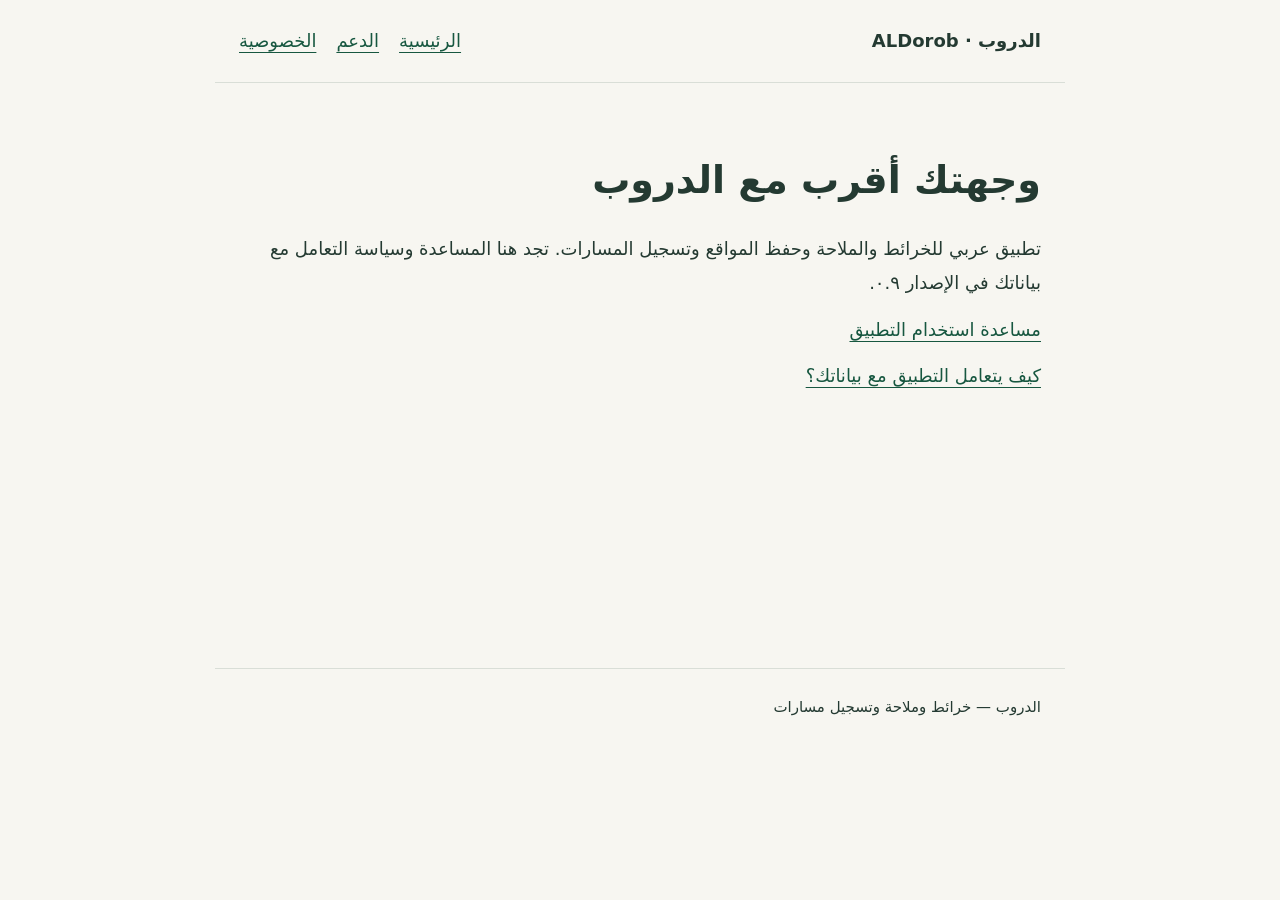
<file: index.html>
<!doctype html><html lang="ar" dir="rtl"><head><meta charset="utf-8"><meta name="viewport" content="width=device-width,initial-scale=1"><title>الدروب — الدعم والخصوصية</title><link rel="icon" href="./favicon.svg"><link rel="stylesheet" href="./style.css"></head><body><header><strong>الدروب · ALDorob</strong><nav aria-label="التنقل"><a href="./index.html">الرئيسية</a><a href="./support.html">الدعم</a><a href="./privacy.html">الخصوصية</a></nav></header><main><h1>وجهتك أقرب مع الدروب</h1><p>تطبيق عربي للخرائط والملاحة وحفظ المواقع وتسجيل المسارات. تجد هنا المساعدة وسياسة التعامل مع بياناتك في الإصدار ٠.٩.</p><p><a href="./support.html">مساعدة استخدام التطبيق</a></p><p><a href="./privacy.html">كيف يتعامل التطبيق مع بياناتك؟</a></p></main><footer>الدروب — خرائط وملاحة وتسجيل مسارات</footer></body></html>
</file>
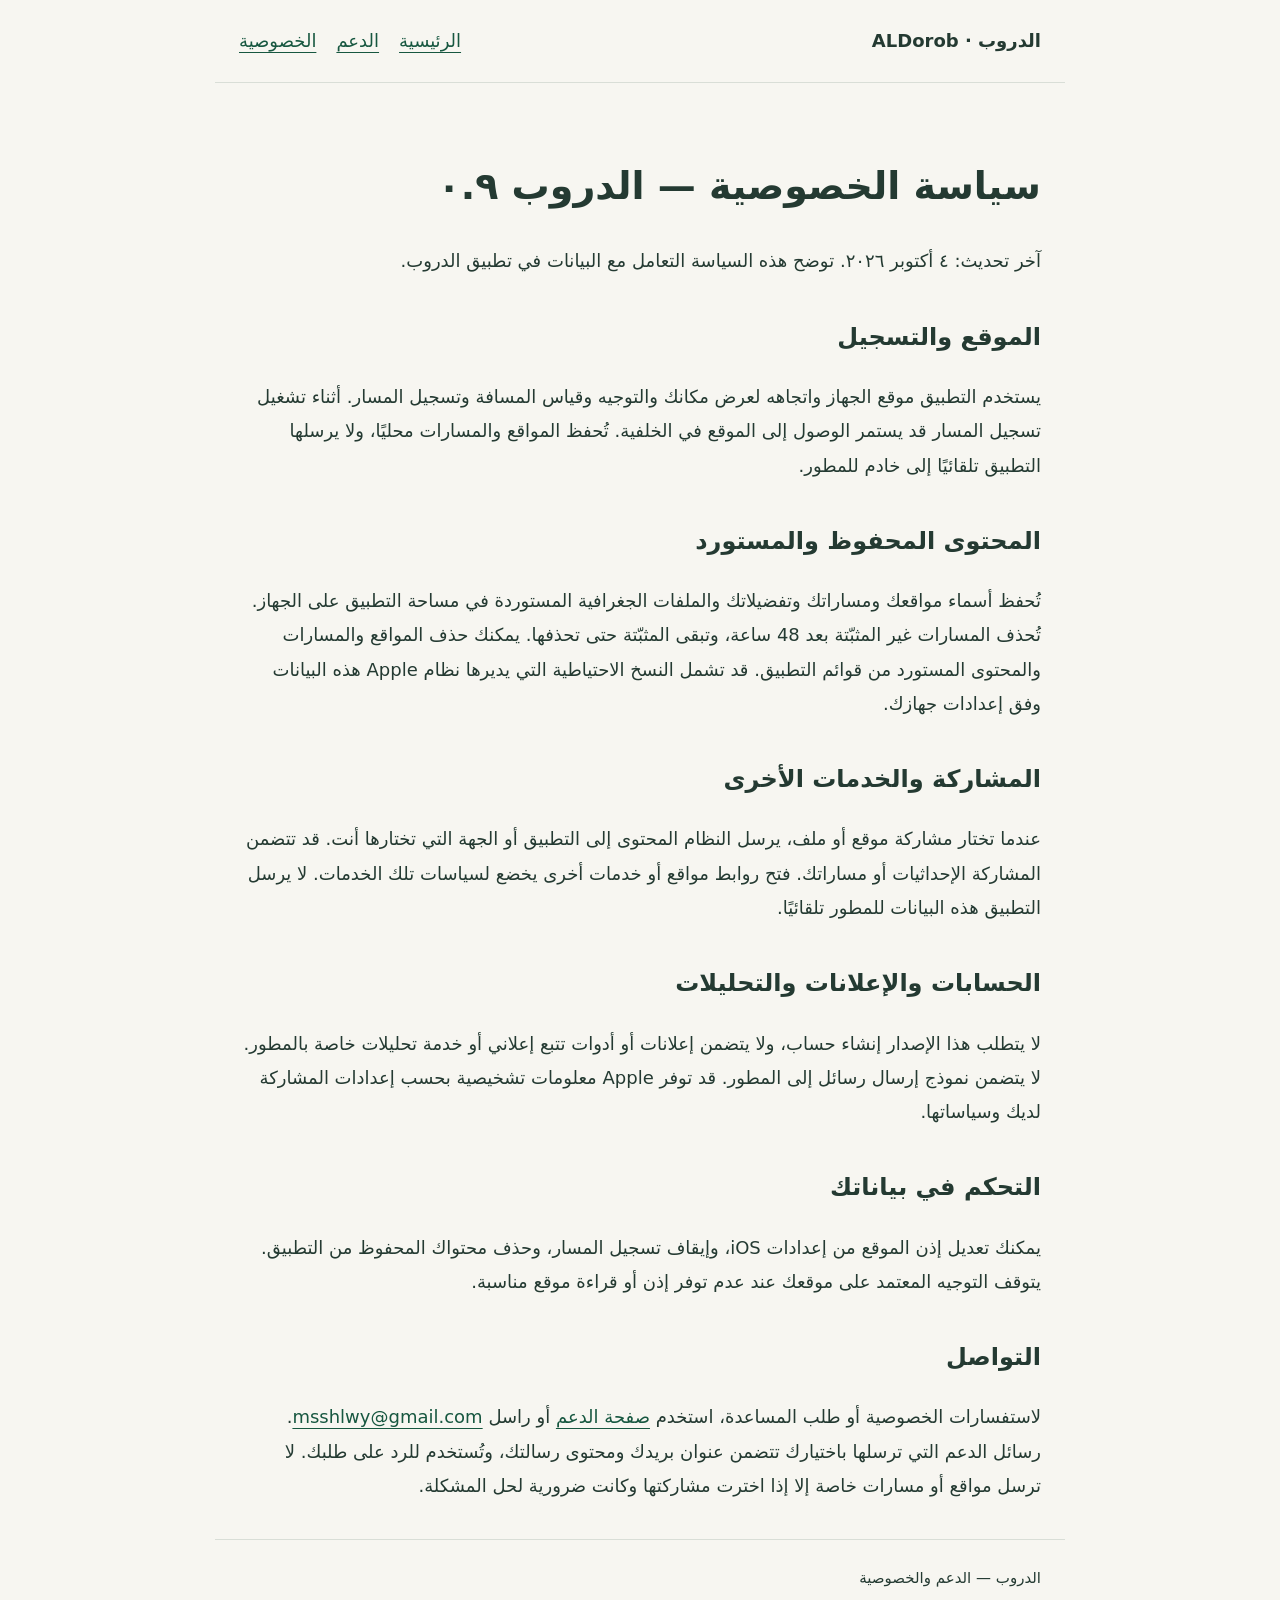
<file: privacy.html>
<!doctype html><html lang="ar" dir="rtl"><meta charset="utf-8"><meta name="viewport" content="width=device-width,initial-scale=1"><title>سياسة الخصوصية — الدروب</title><link rel="icon" href="./favicon.svg"><link rel="stylesheet" href="./style.css"><body><header><strong>الدروب · ALDorob</strong><nav aria-label="التنقل"><a href="./index.html">الرئيسية</a><a href="./support.html">الدعم</a><a href="./privacy.html">الخصوصية</a></nav></header><main><section><h1>سياسة الخصوصية — الدروب ٠.٩</h1><p>آخر تحديث: ٤ أكتوبر ٢٠٢٦. توضح هذه السياسة التعامل مع البيانات في تطبيق الدروب.</p></section><section><h2>الموقع والتسجيل</h2><p>يستخدم التطبيق موقع الجهاز واتجاهه لعرض مكانك والتوجيه وقياس المسافة وتسجيل المسار. أثناء تشغيل تسجيل المسار قد يستمر الوصول إلى الموقع في الخلفية. تُحفظ المواقع والمسارات محليًا، ولا يرسلها التطبيق تلقائيًا إلى خادم للمطور.</p></section><section><h2>المحتوى المحفوظ والمستورد</h2><p>تُحفظ أسماء مواقعك ومساراتك وتفضيلاتك والملفات الجغرافية المستوردة في مساحة التطبيق على الجهاز. تُحذف المسارات غير المثبّتة بعد 48 ساعة، وتبقى المثبّتة حتى تحذفها. يمكنك حذف المواقع والمسارات والمحتوى المستورد من قوائم التطبيق. قد تشمل النسخ الاحتياطية التي يديرها نظام Apple هذه البيانات وفق إعدادات جهازك.</p></section><section><h2>المشاركة والخدمات الأخرى</h2><p>عندما تختار مشاركة موقع أو ملف، يرسل النظام المحتوى إلى التطبيق أو الجهة التي تختارها أنت. قد تتضمن المشاركة الإحداثيات أو مساراتك. فتح روابط مواقع أو خدمات أخرى يخضع لسياسات تلك الخدمات. لا يرسل التطبيق هذه البيانات للمطور تلقائيًا.</p></section><section><h2>الحسابات والإعلانات والتحليلات</h2><p>لا يتطلب هذا الإصدار إنشاء حساب، ولا يتضمن إعلانات أو أدوات تتبع إعلاني أو خدمة تحليلات خاصة بالمطور. لا يتضمن نموذج إرسال رسائل إلى المطور. قد توفر Apple معلومات تشخيصية بحسب إعدادات المشاركة لديك وسياساتها.</p></section><section><h2>التحكم في بياناتك</h2><p>يمكنك تعديل إذن الموقع من إعدادات iOS، وإيقاف تسجيل المسار، وحذف محتواك المحفوظ من التطبيق. يتوقف التوجيه المعتمد على موقعك عند عدم توفر إذن أو قراءة موقع مناسبة.</p></section><section><h2>التواصل</h2><p>لاستفسارات الخصوصية أو طلب المساعدة، استخدم <a href="./support.html">صفحة الدعم</a> أو راسل <a dir="ltr" href="mailto:msshlwy@gmail.com">msshlwy@gmail.com</a>. رسائل الدعم التي ترسلها باختيارك تتضمن عنوان بريدك ومحتوى رسالتك، وتُستخدم للرد على طلبك. لا ترسل مواقع أو مسارات خاصة إلا إذا اخترت مشاركتها وكانت ضرورية لحل المشكلة.</p></section></main><footer>الدروب — الدعم والخصوصية</footer></body></html>
</file>
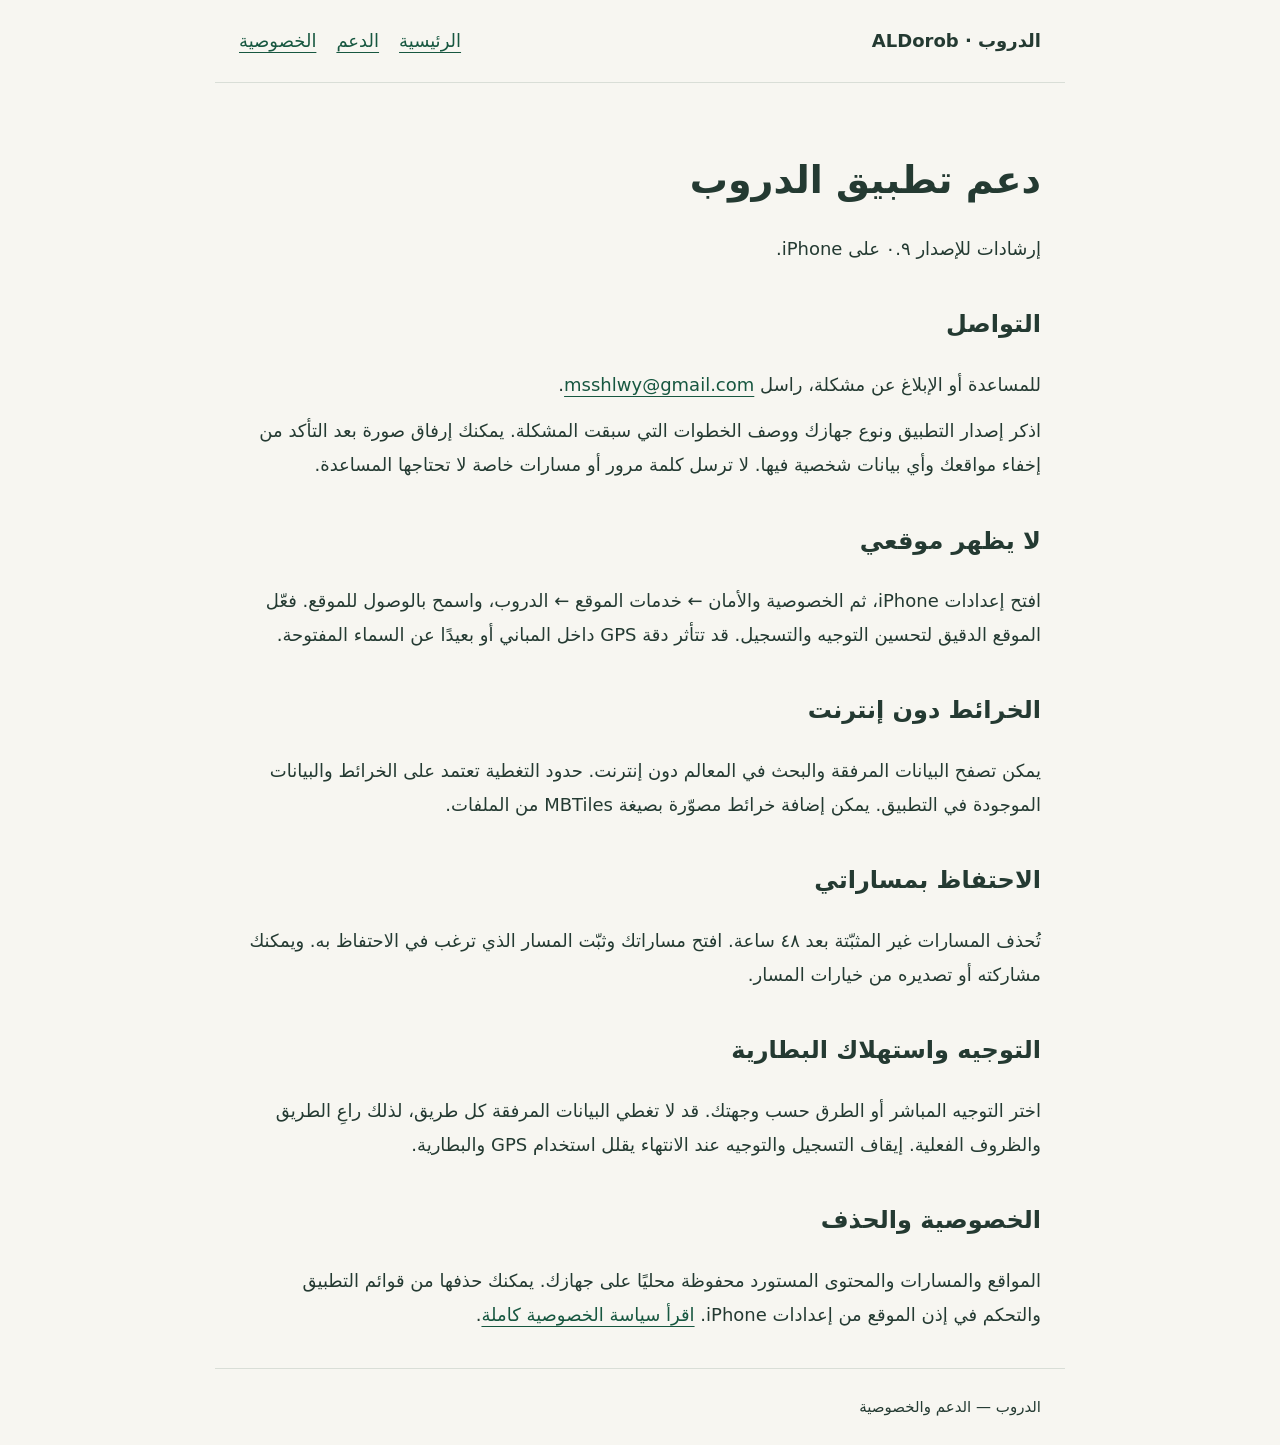
<file: support.html>
<!doctype html><html lang="ar" dir="rtl"><head><meta charset="utf-8"><meta name="viewport" content="width=device-width,initial-scale=1"><title>الدعم — الدروب</title><link rel="icon" href="./favicon.svg"><link rel="stylesheet" href="./style.css"></head><body><header><strong>الدروب · ALDorob</strong><nav aria-label="التنقل"><a href="./index.html">الرئيسية</a><a href="./support.html">الدعم</a><a href="./privacy.html">الخصوصية</a></nav></header><main><h1>دعم تطبيق الدروب</h1><p>إرشادات للإصدار ٠.٩ على iPhone.</p><h2>التواصل</h2><p>للمساعدة أو الإبلاغ عن مشكلة، راسل <a dir="ltr" href="mailto:msshlwy@gmail.com?subject=ALDorob%20Support">msshlwy@gmail.com</a>.</p><p>اذكر إصدار التطبيق ونوع جهازك ووصف الخطوات التي سبقت المشكلة. يمكنك إرفاق صورة بعد التأكد من إخفاء مواقعك وأي بيانات شخصية فيها. لا ترسل كلمة مرور أو مسارات خاصة لا تحتاجها المساعدة.</p><h2>لا يظهر موقعي</h2><p>افتح إعدادات iPhone، ثم الخصوصية والأمان ← خدمات الموقع ← الدروب، واسمح بالوصول للموقع. فعّل الموقع الدقيق لتحسين التوجيه والتسجيل. قد تتأثر دقة GPS داخل المباني أو بعيدًا عن السماء المفتوحة.</p><h2>الخرائط دون إنترنت</h2><p>يمكن تصفح البيانات المرفقة والبحث في المعالم دون إنترنت. حدود التغطية تعتمد على الخرائط والبيانات الموجودة في التطبيق. يمكن إضافة خرائط مصوّرة بصيغة MBTiles من الملفات.</p><h2>الاحتفاظ بمساراتي</h2><p>تُحذف المسارات غير المثبّتة بعد ٤٨ ساعة. افتح مساراتك وثبّت المسار الذي ترغب في الاحتفاظ به. ويمكنك مشاركته أو تصديره من خيارات المسار.</p><h2>التوجيه واستهلاك البطارية</h2><p>اختر التوجيه المباشر أو الطرق حسب وجهتك. قد لا تغطي البيانات المرفقة كل طريق، لذلك راعِ الطريق والظروف الفعلية. إيقاف التسجيل والتوجيه عند الانتهاء يقلل استخدام GPS والبطارية.</p><h2>الخصوصية والحذف</h2><p>المواقع والمسارات والمحتوى المستورد محفوظة محليًا على جهازك. يمكنك حذفها من قوائم التطبيق والتحكم في إذن الموقع من إعدادات iPhone. <a href="./privacy.html">اقرأ سياسة الخصوصية كاملة</a>.</p></main><footer>الدروب — الدعم والخصوصية</footer></body></html>
</file>
<file: style.css>
*{box-sizing:border-box}body{margin:0;background:#f7f6f1;color:#243a32;font:18px/1.9 system-ui,sans-serif}header,main,footer{max-width:850px;margin:auto;padding:24px}header{display:flex;justify-content:space-between;align-items:center;border-bottom:1px solid #d9ded7}nav{display:flex;gap:20px;flex-wrap:wrap}a{color:#175740;text-underline-offset:5px}h1{font-size:38px;line-height:1.4}h2{font-size:24px;margin-top:36px}p{margin:12px 0}main{min-height:65vh;padding-top:45px}footer{border-top:1px solid #d9ded7;font-size:15px}a:focus-visible{outline:3px solid #c48a2d;outline-offset:5px}@media(max-width:540px){header{align-items:start;gap:16px;flex-direction:column}h1{font-size:30px}main{padding-top:28px}}
</file>
